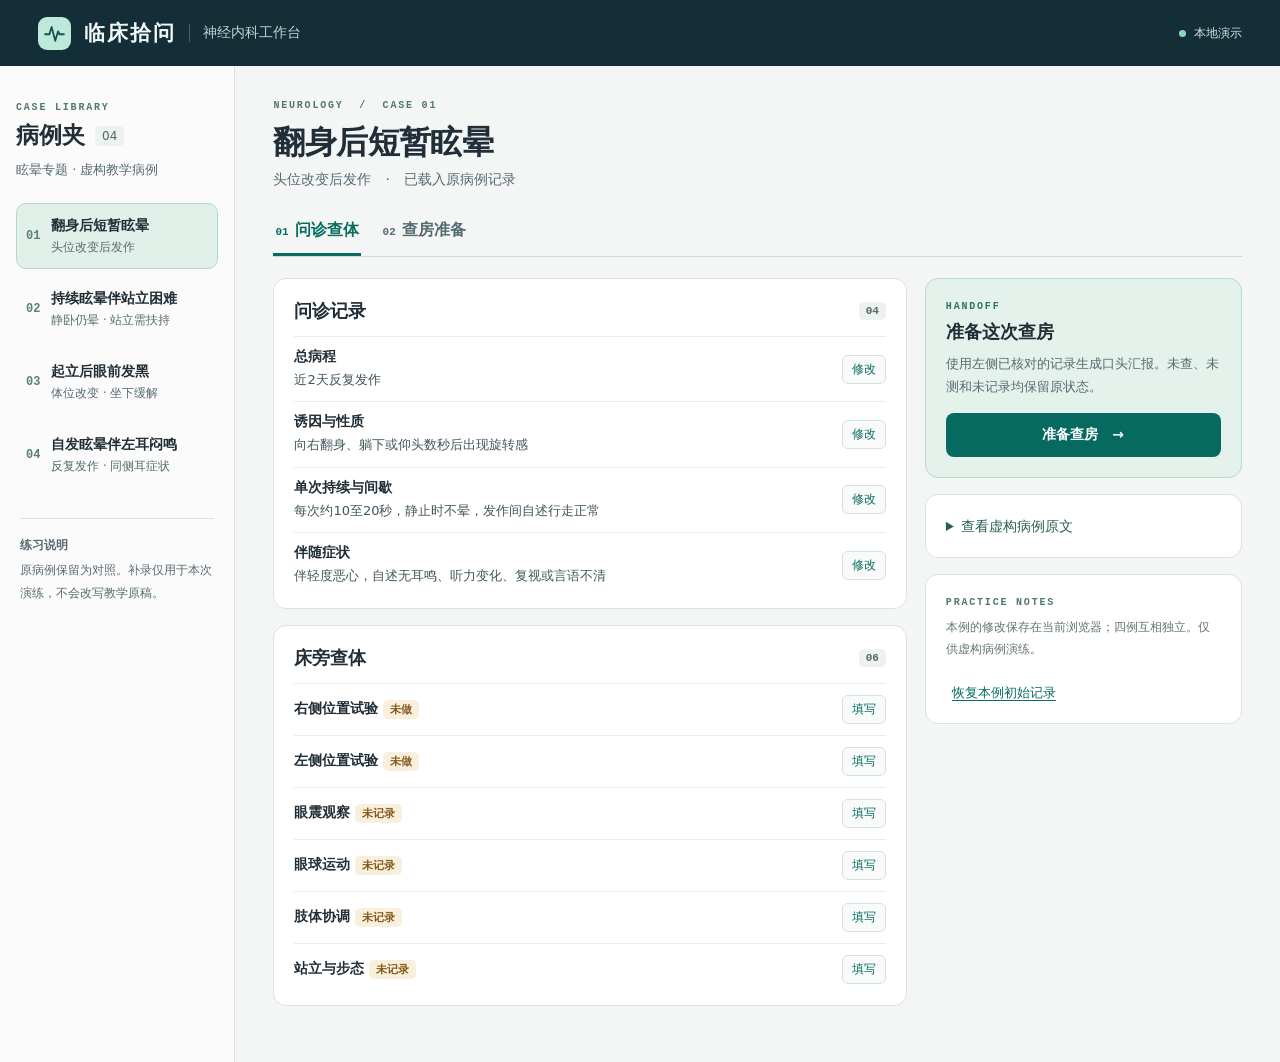
<file: outputs/查房联动演示/index.html>
<!doctype html><html lang="zh-CN"><head><meta charset="UTF-8"><meta name="viewport" content="width=device-width,initial-scale=1"><meta name="color-scheme" content="light"><title>临床拾问 · 查房工作台</title><style>:root{font-family:"Microsoft YaHei UI","Microsoft YaHei","PingFang SC",system-ui,sans-serif;color:#212e37;background:#f4f6f6;--navy:#142e38;--green:#086c61;--line:#dbe3e2;--mut:#566b71}*{box-sizing:border-box}body{margin:0}button,textarea,input,select{font:inherit}button{cursor:pointer;color:inherit}button:focus-visible,summary:focus-visible,a:focus-visible{outline:3px solid #20a69a;outline-offset:3px}button:disabled{opacity:.55;cursor:default}h1,h2,h3,h4,p{margin:0}button{border:0;background:none}.mast{height:66px;padding:0 clamp(16px,3vw,48px);background:var(--navy);color:#f2f8f7;display:flex;align-items:center;justify-content:space-between}.wordmark,.offline,.casehead,.spread,.actions,.tags,.stepbar{display:flex;align-items:center}.wordmark{gap:13px}.wordmark>b{font-size:21px;letter-spacing:2px}.wordmark>span:last-child{color:#c0d3d2;font-size:14px}.wordmark i{height:18px;width:1px;background:#4c6167}.logobox{display:grid;place-items:center;width:33px;height:33px;border-radius:9px;background:#bee8d9}.logobox svg{width:29px;fill:none;stroke:#12564f;stroke-width:2.5;stroke-linejoin:round;stroke-linecap:round}.offline{gap:8px;font-size:12px;color:#d9e6e4}.offline em{width:7px;height:7px;background:#8ad7be;border-radius:100%}.shell{display:grid;grid-template-columns:235px minmax(0,1fr);max-width:1730px;margin:auto;min-height:calc(100vh - 66px)}.rail{border-right:1px solid var(--line);background:#fafbfa;padding:34px 16px 28px}.eyebrow{color:#517673;font:700 10px/1.5 Consolas,monospace;letter-spacing:1.8px}.casehead{gap:10px;margin-top:5px}.casehead h2{font-size:23px}.casehead span,.tag,.tagnum{border-radius:5px;background:#edf1f0;padding:3px 7px;font-size:12px;color:#536966}.railintro,.small{font-size:13px;color:var(--mut);line-height:1.7}.railintro{margin:8px 0 22px}.casebtn{width:100%;display:flex;gap:11px;align-items:center;text-align:left;border:1px solid transparent;border-radius:10px;margin-bottom:7px;padding:13px 9px}.casebtn:hover{background:#eef4f1}.casebtn[aria-pressed=true]{background:#e1f1ea;border-color:#b4d7c8}.casebtn .num{font:600 12px Consolas,monospace;color:#598079}.casebtn b,.casebtn small{display:block}.casebtn b{font-size:14px}.casebtn small{color:var(--mut);margin-top:5px;font-size:11.5px}.railfoot{border-top:1px solid var(--line);margin:30px 4px 0;padding-top:18px;color:var(--mut);font-size:12px}.railfoot p{line-height:1.9;margin-top:5px}main{padding:32px clamp(16px,3vw,46px) 56px;min-width:0}.heading{margin:7px 0 19px}.heading h1{font-size:clamp(25px,2.5vw,37px);letter-spacing:-.6px;line-height:1.4}.heading p{color:var(--mut);font-size:14px;margin-top:6px}.stepbar{border-bottom:1px solid #cbd9d7;gap:20px;margin-bottom:21px}.stepbar button{padding:12px 2px;border-bottom:3px solid transparent;color:var(--mut);font-weight:600}.stepbar button.active{color:var(--green);border-color:var(--green)}.stepno{font:600 11px Consolas,monospace;margin-right:6px}.layout{display:grid;grid-template-columns:minmax(320px,1.7fr) minmax(240px,.85fr);gap:18px;align-items:start}.col{display:grid;gap:16px;min-width:0}.card{background:white;border:1px solid var(--line);border-radius:13px;padding:20px}.card h2,.card h3{font-size:18px;margin:0}.cardhead{margin-bottom:13px}.spread{justify-content:space-between;gap:10px}.tagnum{font:600 11px Consolas,monospace}.card p{line-height:1.8}.tag{font-size:11px}.tag.good{background:#dbf0e8;color:#185f51}.tag.wait{background:#f9efdd;color:#815919}.primary,.secondary{padding:10px 15px;font-weight:650;font-size:14px;border-radius:8px}.primary{background:#076a60;color:white}.primary:hover{background:#05564f}.secondary{border:1px solid #c7d6d3;background:#fff}.primary.big{width:100%;margin-top:14px;padding:13px}.textbtn,.link{color:var(--green);font-size:13px;text-decoration:underline;text-underline-offset:3px}.row{display:flex;align-items:center;justify-content:space-between;gap:12px;border-top:1px solid #e9eeed;padding:11px 0}.row:last-child{padding-bottom:1px}.rowlabel{font-weight:650;font-size:14px}.rowtext{color:#42565c;font-size:13px;line-height:1.65;margin-top:3px;overflow-wrap:anywhere}.row .editbtn,.gap{border-radius:6px}.editbtn{color:var(--green);border:1px solid #d1e2de;background:#f8fbfa;white-space:nowrap;font-size:12px;padding:5px 9px}.gap{display:flex;text-align:left;align-items:center;justify-content:space-between;width:100%;padding:9px 3px;border-top:1px solid #e8eceb;gap:8px;font-size:13px}.gap:hover{background:#f0f6f3}.gap small{color:#916722;white-space:nowrap}.hero{background:#e4f2eb;border-color:#badacc}.hero .eyebrow{color:#327363}.hero h2{margin:6px 0 8px}.oral{font-size:17px;line-height:1.85;color:#183d38;overflow-wrap:anywhere}.actions{gap:10px;flex-wrap:wrap;margin-top:13px}.group-title{margin:12px 0 6px;font-size:12px;color:var(--mut);font-weight:700}.lesson{margin:10px 0}.lesson h4{font-size:14px;margin-bottom:5px}.lesson p,.answer{font-size:14px;color:#455b60;line-height:1.8}.footnote{font-size:12px;color:#627574;line-height:1.7;margin:7px 0}.question{padding:12px 0;border-top:1px solid var(--line)}details>summary{cursor:pointer;color:#285e55;font-size:14px;line-height:1.6}.question summary{font-weight:600;color:#273d40}.qno{font:600 12px Consolas,monospace;color:#498079}.answer{margin-top:9px}.blockmore{margin-top:10px}.note{color:#7d602d;background:#fff7e8;border-radius:7px;padding:8px 10px;font-size:12px}.reset{margin-top:16px}.stamp{display:inline-flex;gap:6px;align-items:center;color:var(--mut);font-size:12px}.sr{position:absolute;clip:rect(0,0,0,0);width:1px;height:1px;overflow:hidden}.empty{color:var(--mut);font-size:13px}dialog{color:#263a40;border:1px solid #bbcfca;padding:0;border-radius:14px;width:min(475px,calc(100vw - 24px));max-height:85vh;box-shadow:0 20px 65px #162e382f}dialog::backdrop{background:#122f3873}dialog form{padding:24px}.dhead{margin-bottom:15px}.dhead h2{font-size:21px;margin-top:4px}.close{font-size:22px;color:#47615f}.control{display:block;width:100%;border:1px solid #b2c6c3;border-radius:7px;padding:9px;background:white;color:#203438;margin:5px 0 12px}.lab{font-size:13px;font-weight:650}.control:focus{outline:2px solid #359e8c;outline-offset:1px}textarea{resize:vertical;min-height:72px}.preset{font-size:12px;color:#186959;background:#edf6f2;border:1px solid #c5ddd3;border-radius:6px;padding:5px; margin-bottom:8px}.vgrid{display:grid;grid-template-columns:repeat(3,1fr);gap:8px}.vgrid input{min-width:0}.err{color:#963d2d;font-size:13px;margin:6px 0}#toast{background:#173f39;color:white;position:fixed;bottom:18px;left:50%;transform:translateX(-50%);padding:9px 18px;border-radius:24px;font-size:13px;pointer-events:none;opacity:0;z-index:5}#toast.on{opacity:1}button,summary{touch-action:manipulation}a{color:#077164}.hide{display:none!important}
@media(min-width:1450px){main{max-width:1280px}.rail{padding-left:23px;padding-right:23px}}@media(max-width:1050px){.shell{grid-template-columns:195px minmax(0,1fr)}main{padding:24px 16px}.rail{padding:26px 10px}.layout{grid-template-columns:minmax(260px,1.5fr) minmax(205px,1fr);gap:10px}.card{padding:15px}}@media(max-width:760px){.mast{height:54px}.wordmark>span:last-child,.wordmark i,.railfoot,.railintro,.casehead,.rail>.eyebrow{display:none}.shell{display:block}.rail{padding:9px 12px;border-right:0;border-bottom:1px solid var(--line)}#cases{display:flex;overflow:auto;gap:5px}.casebtn{width:auto;flex:none;padding:7px;gap:5px;margin:0}.casebtn small{display:none}.casebtn b{font-size:12px}.layout{display:flex;flex-direction:column}.col{width:100%}.heading{margin-bottom:9px}.stepbar{margin-bottom:12px}main{padding:16px 12px 38px}.railfoot{display:none}.mast .wordmark>b{font-size:18px}.card{padding:15px}.mobile-first{order:-1}}
</style></head><body>
<header class="mast"><div class="wordmark"><span class="logobox" aria-hidden="true"><svg viewBox="0 0 40 40"><path d="M7 21h6l3-10 5 19 4-13 2 4h6" /></svg></span><b>临床拾问</b><i></i><span>神经内科工作台</span></div><span class="offline"><em></em>本地演示</span></header>
<div class="shell"><aside class="rail"><div class="eyebrow">CASE LIBRARY</div><div class="casehead"><h2>病例夹</h2><span>04</span></div><p class="railintro">眩晕专题 · 虚构教学病例</p><div id="cases"></div><div class="railfoot"><b>练习说明</b><p>原病例保留为对照。补录仅用于本次演练，不会改写教学原稿。</p></div></aside><main id="main"></main></div>
<dialog id="edit"></dialog><div id="toast" role="status"></div>
<script>const DATA={"turning": {"title": "翻身后十余秒的旋转感", "history": "虚构教学病例。主诉：翻身时反复天旋地转2天。现病史：患者睡醒向右翻身、躺下或仰头取物后，隔几秒出现周围景物旋转，约10至20秒停止，伴轻度恶心。同一天发作多次，保持不动时无头晕，两次发作间可以正常行走。无耳鸣、听力变化、复视或言语不清。尚未做位置试验，未记录眼震。", "lessons": [{"id": "L1", "title": "头位改变后才开始晕", "explanation": "先问患者在翻身前是否舒服，再问单次发作多久。原来不晕，改变头位后短暂旋转，静止后恢复，提示触发性发作性前庭综合征。", "case_link": "本例反复发作已有两天，但每次旋转只持续10至20秒。", "evidence_ids": ["S2"], "evidence_quotes": [], "evidence_status": "校订参考"}, {"id": "L2", "title": "耳石为什么会让人翻身就晕", "explanation": "在常见的管石症中，脱落的耳石进入半规管。改变头位时颗粒随重力移动，带动内淋巴流动，引起短暂的旋转错觉和眼震。", "case_link": "向右翻身能诱发是问诊线索，尚不能据此指定患耳或半规管。", "evidence_ids": ["S1"], "evidence_quotes": [], "evidence_status": "校订参考"}, {"id": "L3", "title": "用眼震给半规管定位", "explanation": "怀疑后半规管受累时做 Dix-Hallpike 试验。若诱发短暂眩晕，伴上跳和扭转性眼震，且眼球上极快相朝向下方耳，支持该侧后半规管耳石症。", "case_link": "病史明确写了尚未做位置试验，因此这里描述的是预期观察点。", "evidence_ids": ["S1"], "evidence_quotes": [], "evidence_status": "校订参考"}, {"id": "L4", "title": "眼震与病史不相符时怎么办", "explanation": "首次一侧试验阴性，可查对侧。若病史吻合但试验只见水平眼震或未见眼震，可做仰卧滚转试验评估水平半规管。若另有神经体征，应重新评估病因。", "case_link": "患者自述间歇期能行走，仍需在查体时观察眼球运动、协调和步态。", "evidence_ids": ["S1", "S2"], "evidence_quotes": [], "evidence_status": "校订参考"}], "questions": [{"id": "Q1", "priority": 1, "category": "基础", "question": "主任问“晕了多久”，该报两天还是十几秒？", "answer": "两者都报：这两天反复发作，每次头位改变后旋转10至20秒，间歇期无头晕。", "case_link": "这两个时间分别描述总病程和单次发作。", "pitfall": "", "evidence_ids": [], "evidence_quotes": [], "evidence_status": "病史解读"}, {"id": "Q2", "priority": 2, "category": "基础", "question": "哪一句追问最能区分头动诱发和头动加重？", "answer": "问“头没动的时候已经在晕吗？”从无症状开始一次短暂发作才叫诱发，已有眩晕变重叫加重。", "case_link": "本例保持不动时无头晕。", "pitfall": "", "evidence_ids": ["S2"], "evidence_quotes": [], "evidence_status": "校订参考"}, {"id": "Q4", "priority": 3, "category": "基础", "question": "向右翻身最晕，能直接写右后半规管受累吗？", "answer": "不能。诱发动作本身不能定位，要看哪一侧位置试验诱发了与相应半规管一致的眼震。", "case_link": "原文给出了翻身方向，没有眼震记录。", "pitfall": "", "evidence_ids": ["S1"], "evidence_quotes": [], "evidence_status": "校订参考"}, {"id": "Q3", "priority": 4, "category": "基础", "question": "哪种病应优先考虑，目前能确诊吗？", "answer": "优先考虑良性阵发性位置性眩晕（BPPV，俗称耳石症）。还缺位置试验及相应眼震，暂不能确定分型和侧别。", "case_link": "躺下、翻身、仰头均可诱发。", "pitfall": "", "evidence_ids": ["S1"], "evidence_quotes": [], "evidence_status": "校订参考"}, {"id": "Q5", "priority": 5, "category": "诊疗", "question": "怀疑后半规管耳石症，床旁先做什么？", "answer": "评估能否安全摆位后做 Dix-Hallpike 试验，记录哪侧诱发眩晕、眼震方向及持续时间。首侧阴性时检查对侧。", "case_link": "本例尚未做位置试验。", "pitfall": "", "evidence_ids": ["S1"], "evidence_quotes": [], "evidence_status": "校订参考"}, {"id": "Q6", "priority": 6, "category": "基础", "question": "典型后半规管耳石症的眼震向哪儿跳？", "answer": "上跳伴扭转，眼球上极的快相朝向下方患耳。仅有头晕或仅写“眼震阳性”都不足以描述这一定位征。", "case_link": "这是要寻找的体征。", "pitfall": "", "evidence_ids": ["S1"], "evidence_quotes": [], "evidence_status": "校订参考"}, {"id": "Q7", "priority": 7, "category": "诊疗", "question": "病史很像，但只诱出水平眼震，下一步呢？", "answer": "做仰卧滚转试验，比较两侧头位诱发的水平眼震，评估水平半规管受累。", "case_link": "这是位置试验后可能出现的分支。", "pitfall": "", "evidence_ids": ["S1"], "evidence_quotes": [], "evidence_status": "校订参考"}, {"id": "Q8", "priority": 8, "category": "基础", "question": "什么发现会让你重新考虑中枢病因？", "answer": "新发复视、构音障碍、明显共济失调，或眼震模式与受刺激的半规管不符，都应扩大评估。", "case_link": "病史否认两项神经症状，仍缺正式查体。", "pitfall": "", "evidence_ids": ["S1", "S2"], "evidence_quotes": [], "evidence_status": "校订参考"}, {"id": "Q9", "priority": 9, "category": "诊疗", "question": "若试验证实后半规管耳石症，首选什么处理？", "answer": "由受训者做相应侧的耳石复位，如 Epley 手法。选哪一侧复位取决于位置试验的定位结果。", "case_link": "本例还没有复位所需的定位资料。", "pitfall": "", "evidence_ids": ["S1", "S2"], "evidence_quotes": [], "evidence_status": "校订参考"}, {"id": "Q10", "priority": 10, "category": "拓展", "question": "典型后半规管耳石症还需要常规拍头颅片吗？", "answer": "符合诊断标准且没有不相符的体征时，通常不需常规影像。若体征非典型或症状持续，应重新评估。", "case_link": "影像决策取决于检查结果。", "pitfall": "", "evidence_ids": ["S1", "S2"], "evidence_quotes": [], "evidence_status": "校订参考"}], "sources": [{"id": "S1", "title": "AAO-HNSF 良性阵发性位置性眩晕指南更新", "year": "2017", "url": "https://doi.org/10.1177/0194599816689667", "retrieved": "2026-11-13", "level": "editorial"}, {"id": "S2", "title": "SAEM GRACE-3 急性头晕与眩晕指南", "year": "2023", "url": "https://www.saem.org/publications/grace/grace-3", "retrieved": "2026-11-13", "level": "editorial"}], "provenance": {"original_model": "deepseek-flash", "original_prompt": "1.2", "editor": "Codex", "clinician_reviewed": false, "study_revision": "开场汇报与优先提问"}, "short": "翻身后短暂眩晕", "caption": "头位改变后发作", "fields": [{"id": "course", "group": "问诊", "label": "总病程", "val": "近2天反复发作", "core": true}, {"id": "trigger", "group": "问诊", "label": "诱因与性质", "val": "向右翻身、躺下或仰头数秒后出现旋转感", "core": true}, {"id": "duration", "group": "问诊", "label": "单次持续与间歇", "val": "每次约10至20秒，静止时不晕，发作间自述行走正常", "core": true}, {"id": "assoc", "group": "问诊", "label": "伴随症状", "val": "伴轻度恶心，自述无耳鸣、听力变化、复视或言语不清", "core": true}, {"id": "posR", "group": "查体", "label": "右侧位置试验", "pending": "未做", "hint": "记录有无眩晕、眼震方向、潜伏期和持续时间", "options": []}, {"id": "posL", "group": "查体", "label": "左侧位置试验", "pending": "未做", "hint": "记录有无眩晕、眼震方向、潜伏期和持续时间", "options": []}, {"id": "nyst", "group": "查体", "label": "眼震观察", "pending": "未记录", "hint": "注明观察条件，再记录实际所见", "options": ["静坐正视时未见自发眼震"]}, {"id": "eyes", "group": "查体", "label": "眼球运动", "pending": "未记录", "hint": "记录方向和实际观察结果", "options": []}, {"id": "coord", "group": "查体", "label": "肢体协调", "pending": "未记录", "hint": "注明侧别、检查动作与结果", "options": []}, {"id": "gait", "group": "查体", "label": "站立与步态", "pending": "未记录", "hint": "区分床旁观察与患者自述", "options": []}]}, "continuous": {"title": "持续眩晕并需两人扶持站立", "history": "虚构教学病例。主诉：持续旋转感、呕吐及站立不稳30小时。现病史：昨日早餐时突然感觉屋子在转，之后静卧也一直晕，转头使原有眩晕加重。呕吐3次，需要两人扶持才能站立，无新发耳鸣，自觉听力无变化。未诉一侧肢体无力。既往有高血压。急诊头颅CT平扫报告未见出血。病历未描述自发眼震、听力床旁检查、眼球运动或MRI结果。", "lessons": [{"id": "L1", "title": "站不稳是这份病史里最急的线索", "explanation": "急起持续眩晕兼有严重姿势不稳时，要尽快按疑似后循环卒中评估。小脑或脑干缺血可以首先表现为眩晕和失衡，患者未诉偏瘫也不能降低处置的紧迫性。", "case_link": "本例需要两人扶持才能站立。先保证安全，立即报告上级并启动急诊评估。", "evidence_ids": ["S2", "S1"], "evidence_quotes": [], "evidence_status": "校订参考"}, {"id": "L2", "title": "动头加重与翻身诱发的区别", "explanation": "持续性前庭症状常对头动敏感。问患者静卧时是否也在晕，可以区分连续发作与每次变位才开始的数秒发作。呕吐本身对中枢和外周的区分有限。", "case_link": "患者静卧仍晕，已持续30小时，转头只是使原有眩晕加重。", "evidence_ids": ["S1"], "evidence_quotes": [], "evidence_status": "校订参考"}, {"id": "L3", "title": "先确认 HINTS 能不能用", "explanation": "在仍有症状且有自发眼震的急性前庭综合征患者中，受训者可做头脉冲试验、观察眼震、做眼偏斜试验。若查体确无眼震，应重视坐站和步态稳定性。", "case_link": "本例未记录眼震，不能把“未描述”填成“无”，也不能补写 HINTS 结论。", "evidence_ids": ["S1"], "evidence_quotes": [], "evidence_status": "校订参考"}, {"id": "L4", "title": "CT 报告回答了哪个问题", "explanation": "平扫未见出血不能排除后颅窝缺血。若床旁结果提示中枢、判读不确定，或临床仍高度怀疑卒中，应由卒中团队安排包括弥散加权成像在内的 MRI，并按需评估血管。", "case_link": "现有影像信息仅为头颅 CT 平扫未见出血，未提供 MRI 结果。", "evidence_ids": ["S1", "S2"], "evidence_quotes": [], "evidence_status": "校订参考"}], "questions": [{"id": "Q1", "priority": 1, "category": "诊疗", "question": "查房时第一句该报告什么？", "answer": "突发持续眩晕30小时，站立需两人扶持。严重的新发姿势不稳提示后循环卒中风险，应立即报告上级并启动卒中评估。", "case_link": "站立困难是本例决定紧迫性的线索。", "pitfall": "", "evidence_ids": ["S2"], "evidence_quotes": [], "evidence_status": "校订参考"}, {"id": "Q8", "priority": 2, "category": "基础", "question": "头颅 CT 平扫未见出血，能排除小脑梗死吗？", "answer": "不能。急性后颅窝缺血在平扫上可能看不出来，不能用这一份报告解释严重站立不稳。", "case_link": "本例 CT 的结论仅涉及未见出血。", "pitfall": "", "evidence_ids": ["S1", "S2"], "evidence_quotes": [], "evidence_status": "校订参考"}, {"id": "Q4", "priority": 3, "category": "基础", "question": "HINTS 适合在什么情况下做？", "answer": "由受过训练者用于仍有持续症状并有自发眼震的急性前庭综合征。先观察并记录眼震，本例现有文字还不能判定适用。", "case_link": "病历缺眼震结果。", "pitfall": "", "evidence_ids": ["S1"], "evidence_quotes": [], "evidence_status": "校订参考"}, {"id": "Q2", "priority": 4, "category": "基础", "question": "转头更晕，为什么不直接考虑耳石症？", "answer": "患者不动时也一直晕，头动是加重因素。典型耳石症多是改变头位才诱发一次短暂眩晕。", "case_link": "症状在早餐时突然发生，此后未中断。", "pitfall": "", "evidence_ids": ["S1"], "evidence_quotes": [], "evidence_status": "校订参考"}, {"id": "Q3", "priority": 5, "category": "基础", "question": "没说一侧手脚无力，还要考虑哪里有梗死？", "answer": "要考虑小脑或脑干。后循环梗死可突出表现为眩晕、协调障碍和站立不稳，未诉偏瘫不能排除。", "case_link": "患者仅未诉一侧肢体无力，病史没有完整神经查体。", "pitfall": "", "evidence_ids": ["S2"], "evidence_quotes": [], "evidence_status": "校订参考"}, {"id": "Q5", "priority": 6, "category": "基础", "question": "HINTS 哪三项表现提示中枢病因？", "answer": "在适用人群中，水平头脉冲试验正常、随凝视方向改变的眼震、交替遮眼时出现垂直眼位纠正，任一项都应警惕中枢病变。", "case_link": "这是条件性提问，三项均非本例已知所见。", "pitfall": "", "evidence_ids": ["S2"], "evidence_quotes": [], "evidence_status": "校订参考"}, {"id": "Q6", "priority": 7, "category": "诊疗", "question": "若确实没有眼震，应重点查什么？", "answer": "在有人保护下评估躯干、坐位和站立稳定性，并查肢体协调。已明显站不稳时，可记录所需扶持程度，无须让患者独自试走。", "case_link": "患者已经需要扶持站立。", "pitfall": "", "evidence_ids": ["S1", "S2"], "evidence_quotes": [], "evidence_status": "校订参考"}, {"id": "Q7", "priority": 8, "category": "基础", "question": "患者自觉听力没变，床旁还可补什么？", "answer": "比较双耳听力，可用指擦声粗筛。新发单侧听力下降伴急性持续眩晕时，应警惕包括小脑前下动脉供血区缺血在内的病因。", "case_link": "主观听力无变化，未提供床旁听力检查。", "pitfall": "", "evidence_ids": ["S1", "S2"], "evidence_quotes": [], "evidence_status": "校订参考"}, {"id": "Q9", "priority": 9, "category": "诊疗", "question": "HINTS 提示中枢或结果拿不准，怎么办？", "answer": "按疑似卒中及时评估，安排脑 MRI 含弥散加权成像，按需加做血管成像。不能取得可靠床旁结论时，也不能据此降低风险。", "case_link": "本例没有已完成的 HINTS 或 MRI 结果。", "pitfall": "", "evidence_ids": ["S1", "S2"], "evidence_quotes": [], "evidence_status": "校订参考"}, {"id": "Q10", "priority": 10, "category": "拓展", "question": "即使早期弥散加权成像阴性，仍站不住怎么办？", "answer": "后循环小梗死早期可漏显。若临床持续高度可疑，应由卒中团队复评神经体征，并决定复查 MRI 或进一步血管检查。", "case_link": "这里讨论的是后续假设，原病史没有 MRI 结果。", "pitfall": "", "evidence_ids": ["S2"], "evidence_quotes": [], "evidence_status": "校订参考"}], "sources": [{"id": "S1", "title": "SAEM GRACE-3 急性头晕与眩晕指南", "year": "2023", "url": "https://www.saem.org/publications/grace/grace-3", "retrieved": "2026-11-13", "level": "editorial"}, {"id": "S2", "title": "Bárány 学会血管性眩晕诊断标准", "year": "2022", "url": "https://pmc.ncbi.nlm.nih.gov/articles/PMC9249306/", "retrieved": "2026-11-13", "level": "editorial"}], "provenance": {"original_model": "deepseek-flash", "original_prompt": "1.2", "editor": "Codex", "clinician_reviewed": false, "study_revision": "开场汇报与优先提问"}, "short": "持续眩晕伴站立困难", "caption": "静卧仍晕 · 站立需扶持", "fields": [{"id": "onset", "group": "问诊", "label": "起病与病程", "val": "昨日早餐时突发持续旋转感，已30小时", "core": true}, {"id": "trend", "group": "问诊", "label": "活动与症状", "val": "静卧仍晕，转头时加重", "core": true}, {"id": "severity", "group": "问诊", "label": "呕吐与站立", "val": "呕吐3次，病史记载需两人扶持才能站立", "core": true}, {"id": "assoc", "group": "问诊", "label": "伴随症状与既往史", "val": "无新发耳鸣，自觉听力无变化，未诉单侧肢体无力；既往有高血压", "core": true}, {"id": "ct", "group": "辅助检查", "label": "既有影像", "val": "急诊头颅CT平扫报告未见出血", "core": true}, {"id": "last", "group": "问诊", "label": "最后正常时间", "pending": "未记录", "hint": "记录日期或相对日期、时刻及信息来源", "options": []}, {"id": "evo", "group": "问诊", "label": "起病后症状演变", "pending": "待补问", "hint": "补充具体时点和变化", "options": []}, {"id": "nyst", "group": "查体", "label": "自发眼震", "pending": "未记录", "hint": "记录观察条件、方向与实际所见", "options": ["静坐正视时未见自发眼震"]}, {"id": "eyes", "group": "查体", "label": "眼球运动", "pending": "未记录", "hint": "注明方向与实际观察结果", "options": []}, {"id": "hear", "group": "查体", "label": "床旁听力", "pending": "未记录", "hint": "注明侧别、方法和实际所见", "options": []}, {"id": "coord", "group": "查体", "label": "肢体协调", "pending": "未记录", "hint": "注明侧别、检查动作与结果", "options": []}, {"id": "balance", "group": "查体", "label": "坐位与站立稳定性", "pending": "未记录", "hint": "仅记录已观察的姿势与所需扶持", "options": []}, {"id": "eval", "group": "辅助检查", "label": "卒中评估进展", "pending": "未记录", "hint": "记录已完成的评估与来源", "options": []}, {"id": "mri", "group": "辅助检查", "label": "后续影像结果", "pending": "未提供", "hint": "录入已收到的影像报告", "options": []}]}, "standing": {"title": "腹泻后起立时眼前发黑", "history": "虚构教学病例。主诉：站起后反复头昏、眼前发黑3天。现病史：近3天腹泻、进食饮水减少。从床边站起约十几秒，眼前逐渐发暗、两腿发软，觉得快要晕倒，坐下约半分钟好转。没有天旋地转，躺下或翻身不会诱发。没有完全丧失意识。平卧时测过血压，具体数值记不清；未测立位血压及心率，未提供心电图和完整服药史。", "lessons": [{"id": "L1", "title": "起立与坐下构成一条线索", "explanation": "起立后血液向下肢和腹腔静脉重新分布，回心血量暂时下降。循环代偿不足时可出现眼前发暗、腿软、将要晕倒，坐卧后好转。部分患者也会形容为旋转。", "case_link": "本例每次站起十几秒出现症状，坐下约半分钟好转，意识始终保留。", "evidence_ids": ["S1", "S2"], "evidence_quotes": [], "evidence_status": "校订参考"}, {"id": "L2", "title": "腹泻为什么值得问", "explanation": "液体丢失增加，加上进食饮水减少，可能导致血容量不足，使站立时更难维持血压。问清腹泻、饮水和尿量，再查容量状态与近期用药，有助于判断原因。", "case_link": "这份病史提示可能有容量不足；没有体征或血压结果足以证实。", "evidence_ids": ["S2", "S3"], "evidence_quotes": [], "evidence_status": "校订参考"}, {"id": "L3", "title": "怎样取得可解释的血压记录", "explanation": "先平卧休息至少5分钟，测血压、心率。在保护下站立，于约1分钟和3分钟复测，并记录症状。经典型体位性低血压通常指站立3分钟内收缩压持续下降至少20 mmHg，或舒张压至少下降10 mmHg。", "case_link": "本例只测过平卧血压，数值也未提供，尚不能诊断体位性低血压。", "evidence_ids": ["S2", "S3"], "evidence_quotes": [], "evidence_status": "校订参考"}, {"id": "L4", "title": "发作很早时如何理解阴性结果", "explanation": "最初十几秒的短暂血压下降可能在袖带读出数值前恢复。若病史高度吻合而常规测量未捕捉到，可考虑有监护的主动站立及连续逐搏血压记录。", "case_link": "记录出现眼前发黑和开始缓解的具体时刻，才能与血压曲线对照。", "evidence_ids": ["S1"], "evidence_quotes": [], "evidence_status": "校订参考"}], "questions": [{"id": "Q3", "priority": 1, "category": "基础", "question": "为什么腹泻会让人站起来更容易发晕？", "answer": "腹泻丢失液体，饮水少又可能补充不足。站立后回心血量进一步减少，脑灌注可能一过性下降。", "case_link": "容量不足是待验证的机制。", "pitfall": "", "evidence_ids": ["S2", "S3"], "evidence_quotes": [], "evidence_status": "校订参考"}, {"id": "Q5", "priority": 2, "category": "诊疗", "question": "卧立位血压和心率怎样测才有可比性？", "answer": "平卧至少5分钟测基线，在保护下站起，约1分钟和3分钟各测一次血压及心率，同时记录症状。", "case_link": "原病史缺立位测量，不能计算变化量。", "pitfall": "", "evidence_ids": ["S2", "S3"], "evidence_quotes": [], "evidence_status": "校订参考"}, {"id": "Q7", "priority": 3, "category": "拓展", "question": "如果第1分钟的读数正常，能解释起立十几秒就晕吗？", "answer": "可能错过了刚起立时的短暂下降。症状反复且时序吻合时，可考虑连续逐搏血压记录来捕捉早期变化。", "case_link": "本例发作早于常规第一次袖带测量。", "pitfall": "", "evidence_ids": ["S1"], "evidence_quotes": [], "evidence_status": "校订参考"}, {"id": "Q1", "priority": 4, "category": "基础", "question": "用一句话描述这次发作，怎么说？", "answer": "起立后十几秒出现眼前发暗、腿软和近晕厥感，坐下约半分钟缓解，全程未丧失意识。", "case_link": "回答包括体位、潜伏时间、缓解方式和意识。", "pitfall": "", "evidence_ids": [], "evidence_quotes": [], "evidence_status": "病史解读"}, {"id": "Q2", "priority": 5, "category": "基础", "question": "近晕厥和晕厥在问病史时怎么区分？", "answer": "问有无短暂意识丧失、是否倒地，有目击者时再核实经过。本例描述为快要晕倒，意识仍在。", "case_link": "原文明确写了没有完全丧失意识。", "pitfall": "", "evidence_ids": ["S1"], "evidence_quotes": [], "evidence_status": "校订参考"}, {"id": "Q4", "priority": 6, "category": "基础", "question": "“天旋地转”这四个字能区分耳石症和直立性头晕吗？", "answer": "不能只靠感觉定病因。更有用的是问站起是否诱发、坐卧是否缓解，以及躺下或床上翻身会不会同样诱发。", "case_link": "本例站起诱发，躺下或翻身不诱发。", "pitfall": "", "evidence_ids": ["S1"], "evidence_quotes": [], "evidence_status": "校订参考"}, {"id": "Q6", "priority": 7, "category": "基础", "question": "经典型体位性低血压用什么阈值判断？", "answer": "通常为站立3分钟内收缩压较平卧持续下降至少20 mmHg，或舒张压至少下降10 mmHg，满足其一即可。", "case_link": "本例没有可代入的实际读数。", "pitfall": "", "evidence_ids": ["S2"], "evidence_quotes": [], "evidence_status": "校订参考"}, {"id": "Q8", "priority": 8, "category": "诊疗", "question": "为找可逆原因，除了问腹泻还要查什么？", "answer": "问饮水、尿量、近期加用或加量的利尿剂和降压药，评估容量状态，按病情检查电解质和肾功能。", "case_link": "病史只提到摄入减少，未给完整服药史。", "pitfall": "", "evidence_ids": ["S3", "S2"], "evidence_quotes": [], "evidence_status": "校订参考"}, {"id": "Q9", "priority": 9, "category": "基础", "question": "为什么要把心率和血压一起记录？", "answer": "有血压下降时，明显增快的心率可提示容量不足等非神经源性原因。若增快不明显，先核对影响心率的药物和心律，再考虑自主神经功能障碍。", "case_link": "本例无立位心率记录。", "pitfall": "", "evidence_ids": ["S3"], "evidence_quotes": [], "evidence_status": "校订参考"}, {"id": "Q10", "priority": 10, "category": "诊疗", "question": "如果发作还伴心悸，下一步应补哪条线索？", "answer": "问清心悸与近晕厥的先后、是否在非直立时也发作，并检查脉搏和心电图；必要时进一步评估阵发性心律失常。", "case_link": "心电图未提供，原文也没有说明有无心悸。", "pitfall": "", "evidence_ids": ["S1", "S3"], "evidence_quotes": [], "evidence_status": "校订参考"}], "sources": [{"id": "S1", "title": "Bárány 学会血流动力性直立性头晕诊断标准", "year": "2019", "url": "https://pmc.ncbi.nlm.nih.gov/articles/PMC9249281/", "retrieved": "2026-11-13", "level": "editorial"}, {"id": "S2", "title": "美国高血压学会立场文件：体位性低血压的评估与治疗", "year": "2013", "url": "https://pmc.ncbi.nlm.nih.gov/articles/PMC3769179/", "retrieved": "2026-11-13", "level": "editorial"}, {"id": "S3", "title": "神经源性体位性低血压筛查与诊断专家共识", "year": "2017", "url": "https://pmc.ncbi.nlm.nih.gov/articles/PMC5533816/", "retrieved": "2026-11-13", "level": "editorial"}], "provenance": {"original_model": "deepseek-flash", "original_prompt": "1.2", "editor": "Codex", "clinician_reviewed": false, "study_revision": "开场汇报与优先提问"}, "short": "起立后眼前发黑", "caption": "体位改变 · 坐下缓解", "fields": [{"id": "course", "group": "问诊", "label": "病程与背景", "val": "近3天腹泻、进食饮水减少", "core": true}, {"id": "trigger", "group": "问诊", "label": "触发与性质", "val": "站起十几秒后眼前发黑、腿软，有将要晕倒感", "core": true}, {"id": "relief", "group": "问诊", "label": "缓解与意识", "val": "坐下约半分钟缓解，未完全丧失意识", "core": true}, {"id": "negative", "group": "问诊", "label": "相关阴性", "val": "无旋转感，躺下或翻身不诱发", "core": true}, {"id": "sup", "group": "查体", "label": "卧位血压和心率", "pending": "数值未记录", "hint": "原例自述曾测卧位血压、数值记不清；补录须注明来源", "options": []}, {"id": "stand1", "group": "查体", "label": "立位第1分钟血压和心率", "pending": "未测", "hint": "填写该时点实际测量的血压和心率", "options": []}, {"id": "stand3", "group": "查体", "label": "立位第3分钟血压和心率", "pending": "未测", "hint": "与第1分钟分别记录", "options": []}, {"id": "symtime", "group": "问诊", "label": "测量时症状与出现时间", "pending": "未记录", "hint": "注明相对站起时间、是否有症状", "options": []}, {"id": "diarr", "group": "问诊", "label": "腹泻次数", "pending": "未记录", "hint": "记录频次和时间范围", "options": []}, {"id": "fluid", "group": "问诊", "label": "饮水量", "pending": "未记录", "hint": "注明估计量和时间范围", "options": []}, {"id": "urine", "group": "问诊", "label": "尿量变化", "pending": "未记录", "hint": "记录患者描述或实际测量值", "options": []}, {"id": "med", "group": "问诊", "label": "近期用药变化", "pending": "未提供", "hint": "注明变更药名与时间，或明确询问后的回答", "options": []}, {"id": "palp", "group": "问诊", "label": "心悸史", "pending": "未记录", "hint": "核对有无心悸及其时间关系", "options": []}, {"id": "syn", "group": "问诊", "label": "既往晕厥史", "pending": "未记录", "hint": "区分既往与本次发作", "options": []}, {"id": "pulse", "group": "查体", "label": "脉搏", "pending": "未记录", "hint": "注明实际查得的节律等", "options": []}, {"id": "ecg", "group": "辅助检查", "label": "心电图", "pending": "未提供", "hint": "录入已收到的检查结果", "options": []}]}, "auditory": {"title": "反复自发眩晕伴左耳闷鸣", "history": "虚构教学病例。主诉：反复眩晕伴左耳耳鸣1个月。现病史：一个月来有3次在静坐或行走中突然感觉周围旋转，每次持续约40至80分钟，与翻身、站起均无固定关系。每次发作左耳闷胀、低调耳鸣，自觉声音发闷，数小时后减轻，发作间可正常活动。未提供纯音测听、偏头痛病史及发作时神经查体。", "lessons": [{"id": "L1", "title": "发作时长和同侧耳症状为什么要一起问", "explanation": "自发旋转感持续数十分钟，每次伴同一侧耳鸣、耳闷或主观听力变化，应考虑梅尼埃病。记录发作次数、时长和耳侧，才能判断与诊断标准吻合到哪一步。", "case_link": "本例一个月内发作3次，每次40至80分钟，都伴左耳不适。", "evidence_ids": ["S1", "S2"], "evidence_quotes": [], "evidence_status": "校订参考"}, {"id": "L2", "title": "什么才算有听力证据", "explanation": "患者说声音发闷，说明其感受到听觉变化。纯音测听比较气导与骨导听阈，可以判断是否为感音神经性听力损失以及涉及哪些频段。一次测听可以记录当时的听力，证明听阈随时间波动需要比较不同时点。", "case_link": "本例没有听力图，耳鸣音调也不能代替受损频段。", "evidence_ids": ["S1", "S2"], "evidence_quotes": [], "evidence_status": "校订参考"}, {"id": "L3", "title": "还要想到前庭性偏头痛", "explanation": "两种疾病的发作时长可以重叠。追问以往有无偏头痛，并逐次问眩晕时有无偏头痛样头痛、同时畏光畏声或视觉先兆。核对总发作次数和伴随这些特征的比例。", "case_link": "原病史未提供偏头痛史；这一个月只明确记载了3次发作。", "evidence_ids": ["S3", "S2"], "evidence_quotes": [], "evidence_status": "校订参考"}, {"id": "L4", "title": "哪些线索会改变评估的紧迫性", "explanation": "反复发作和间期恢复不能单独排除后循环缺血。若发作时出现复视、言语不清、单侧无力或严重站立不稳，应尽快按疑似脑血管事件评估，不等常规测听。", "case_link": "本例未提供发作时神经查体，不能写作查体正常。", "evidence_ids": ["S4"], "evidence_quotes": [], "evidence_status": "校订参考"}], "questions": [{"id": "Q2", "priority": 1, "category": "基础", "question": "哪一组线索让你优先想到梅尼埃病？", "answer": "多次自发旋转性眩晕，持续数十分钟，且同侧耳鸣、耳闷随发作加重后减轻。单凭这组症状还不能确诊。", "case_link": "患者每次发作都有左耳症状。", "pitfall": "", "evidence_ids": ["S1", "S2"], "evidence_quotes": [], "evidence_status": "校订参考"}, {"id": "Q4", "priority": 2, "category": "诊疗", "question": "下一项最能补齐诊断证据的检查是什么？", "answer": "做双耳纯音测听，比较气导和骨导，记录患耳有无低至中频感音神经性听力损失。", "case_link": "左耳声音发闷是主观症状，尚无测听结果。", "pitfall": "", "evidence_ids": ["S1", "S2"], "evidence_quotes": [], "evidence_status": "校订参考"}, {"id": "Q9", "priority": 3, "category": "基础", "question": "为了鉴别前庭性偏头痛，最该追问什么？", "answer": "问偏头痛史及更早的眩晕发作，再问眩晕时有无偏头痛样头痛、畏光伴畏声或视觉先兆。明确诊断通常要求至少5次符合条件的发作，其中至少一半伴偏头痛特征。", "case_link": "现有文字只有3次，既往资料不全。", "pitfall": "", "evidence_ids": ["S3"], "evidence_quotes": [], "evidence_status": "校订参考"}, {"id": "Q1", "priority": 4, "category": "基础", "question": "先用一句话概括这例眩晕的模式。", "answer": "一个月内3次自发性眩晕，每次40至80分钟，均伴左耳闷鸣和主观声音发闷，发作间能正常活动。", "case_link": "概括时一并交代时长与耳侧。", "pitfall": "", "evidence_ids": [], "evidence_quotes": [], "evidence_status": "病史解读"}, {"id": "Q3", "priority": 5, "category": "基础", "question": "没有固定翻身或起立诱因，可以排除耳石症或直立性头晕吗？", "answer": "这段病史较少支持典型耳石症或直立诱发的头晕。仍要问其他发作是否由改变头位或站立触发，不能单凭这一条排除。", "case_link": "静坐或行走时均发生过自发发作。", "pitfall": "", "evidence_ids": [], "evidence_quotes": [], "evidence_status": "病史解读"}, {"id": "Q5", "priority": 6, "category": "基础", "question": "低调耳鸣就等于低频听力下降吗？", "answer": "不能这样推断。耳鸣音调描述患者听到的声音，听力损失的频段和性质要看听力图。", "case_link": "原文只提供了患者对声音的描述。", "pitfall": "", "evidence_ids": ["S2"], "evidence_quotes": [], "evidence_status": "校订参考"}, {"id": "Q6", "priority": 7, "category": "诊疗", "question": "一次听力图能说明什么，怎样看波动？", "answer": "一次检查可记录当时各频率的听阈；若记录到符合标准的损失，可作为诊断证据。比较发作期与间歇期的听力图才能客观描述听阈变化。", "case_link": "病史描述的是耳部症状波动。", "pitfall": "", "evidence_ids": ["S1", "S2"], "evidence_quotes": [], "evidence_status": "校订参考"}, {"id": "Q7", "priority": 8, "category": "基础", "question": "按 Bárány 学会标准，明确梅尼埃病要满足什么？", "answer": "至少2次自发眩晕，每次20分钟至12小时；至少一次测听记录到患耳低至中频感音神经性听力损失；同侧耳部症状波动，且无更合适的其他诊断。", "case_link": "本例符合次数和时长，听力证据与鉴别评估仍缺。", "pitfall": "", "evidence_ids": ["S1", "S2"], "evidence_quotes": [], "evidence_status": "校订参考"}, {"id": "Q8", "priority": 9, "category": "拓展", "question": "没有符合标准的听力图，什么情况下还可考虑可能梅尼埃病？", "answer": "至少2次眩晕或头晕，每次20分钟至24小时，伴患耳波动性耳部症状，且无其他疾病能更好解释。可结合后续测听重新判断。", "case_link": "已有症状线索，仍需评估其他病因。", "pitfall": "", "evidence_ids": ["S1", "S2"], "evidence_quotes": [], "evidence_status": "校订参考"}, {"id": "Q10", "priority": 10, "category": "诊疗", "question": "间歇期走路正常，还要追问哪些危险信号？", "answer": "追问发作时有无复视、构音障碍、单侧无力或严重站立困难。若有，应及时评估后循环缺血，即使到床旁时已经缓解。", "case_link": "发作间能活动，不能代替发作时的神经查体。", "pitfall": "", "evidence_ids": ["S4"], "evidence_quotes": [], "evidence_status": "校订参考"}], "sources": [{"id": "S1", "title": "Bárány 学会等联合制定的梅尼埃病诊断标准", "year": "2015", "url": "https://pubmed.ncbi.nlm.nih.gov/25882471/", "retrieved": "2026-11-13", "level": "editorial"}, {"id": "S2", "title": "AAO-HNSF 梅尼埃病临床实践指南", "year": "2020", "url": "https://doi.org/10.1177/0194599820909438", "retrieved": "2026-11-13", "level": "editorial"}, {"id": "S3", "title": "Bárány 学会与国际头痛学会前庭性偏头痛诊断标准更新", "year": "2022", "url": "https://pmc.ncbi.nlm.nih.gov/articles/PMC9249276/", "retrieved": "2026-11-13", "level": "editorial"}, {"id": "S4", "title": "Bárány 学会血管性眩晕诊断标准", "year": "2022", "url": "https://pmc.ncbi.nlm.nih.gov/articles/PMC9249306/", "retrieved": "2026-11-13", "level": "editorial"}], "provenance": {"original_model": "deepseek-flash", "original_prompt": "1.2", "editor": "Codex", "clinician_reviewed": false, "study_revision": "开场汇报与优先提问"}, "short": "自发眩晕伴左耳闷鸣", "caption": "反复发作 · 同侧耳症状", "fields": [{"id": "course", "group": "问诊", "label": "病程与次数", "val": "近1个月有3次自发旋转性眩晕", "core": true}, {"id": "duration", "group": "问诊", "label": "单次持续与诱因", "val": "每次约40至80分钟，与翻身、站起均无固定关系", "core": true}, {"id": "ear", "group": "问诊", "label": "伴随耳症状", "val": "发作均伴左耳闷胀、耳鸣和主观听声音发闷，数小时后减轻", "core": true}, {"id": "interval", "group": "问诊", "label": "发作间状态", "val": "发作间可正常活动", "core": true}, {"id": "audio", "group": "辅助检查", "label": "本次纯音测听", "pending": "未提供", "hint": "录入检查日期、耳侧、气骨导听阈或报告结论", "options": []}, {"id": "oldAudio", "group": "辅助检查", "label": "既往听力图", "pending": "未提供", "hint": "区分本次与既往检测", "options": []}, {"id": "migHistory", "group": "问诊", "label": "既往偏头痛史", "pending": "未提供", "hint": "记录患者对既往头痛史的回答", "options": []}, {"id": "mig", "group": "问诊", "label": "发作时偏头痛特征", "pending": "未记录", "hint": "记录头痛、畏光等与眩晕的时间关系", "options": []}, {"id": "neuro", "group": "问诊", "label": "发作时神经症状", "pending": "未记录", "hint": "记录已问症状、时间关系", "options": []}, {"id": "eyes", "group": "查体", "label": "发作时眼球运动", "pending": "未记录", "hint": "仅录入发作时的实际观察", "options": []}, {"id": "coord", "group": "查体", "label": "发作时肢体协调", "pending": "未记录", "hint": "注明是否在发作中检查", "options": []}, {"id": "gait", "group": "查体", "label": "发作时步态", "pending": "未记录", "hint": "注明实际观察情境", "options": []}]}};</script><script>'use strict';
const $=s=>document.querySelector(s), keys=Object.keys(DATA), groups=['问诊','查体','辅助检查'], STORE='neuro.teaching.rounds.v1.3';
const h=x=>String(x??'').replace(/[&<>"']/g,c=>({'&':'&amp;','<':'&lt;','>':'&gt;','"':'&quot;',"'":'&#39;'}[c]));
const vital=k=>['sup','stand1','stand3'].includes(k);
const states={record:'已记录',abnormal:'异常',negative:'明确阴性',unable:'无法评估',unknown:'已询问，情况不详'};
let book={},id='turning',view='intake',editing=null,origin=null,timer,memOnly=false;
try{book=JSON.parse(localStorage.getItem(STORE)||'{}')||{};}catch{memOnly=true;}
const cs=()=>DATA[id], list=()=>cs().fields, fBy=k=>list().find(f=>f.id===k);
function saveBook(){try{localStorage.setItem(STORE,JSON.stringify(book))}catch{memOnly=true}}
function current(f){return book[id]?.items?.[f.id] || (f.core?{s:'record',v:f.val}:{s:'pending',v:''})}
function pending(f){return !['record','abnormal','negative'].includes(current(f).s)}
function status(f){const d=current(f);return d.s==='pending'?(f.pending||(f.group==='问诊'?'未记录':'未查')):states[d.s]}
function val(f){const d=current(f);if(!vital(f.id)||!d.bp)return d.v||'';const b=d.bp;return [b[0]&&b[1]?b[0]+'/'+b[1]+' mmHg':'',b[2]?'心率 '+b[2]+' 次/分':''].filter(Boolean).join('，')}
function complete(f){return !pending(f)&&(!vital(f.id)||current(f).bp?.every(Boolean))}
function speak(){
 const base=list().filter(f=>f.core&&!pending(f)).map(f=>val(f));
 const extra=list().filter(f=>!f.core&&!pending(f)).map(f=>f.label+'：'+val(f));
 const unable=list().filter(f=>['unable','unknown'].includes(current(f).s)).map(f=>f.label+'：'+status(f)+(val(f)?'（'+val(f)+'）':''));
 return [(base.length?'患者'+base.join('；')+'。':''),extra.length?extra.join('；')+'。':'',unable.length?unable.join('；')+'。':''].filter(Boolean).join('\n')||'尚无可用于汇报的已记录事实。';
}
function toast(msg){$('#toast').textContent=msg;$('#toast').className='on';clearTimeout(timer);timer=setTimeout(()=>$('#toast').className='',2300)}
function caseNav(){$('#cases').innerHTML=keys.map((k,i)=>`<button class="casebtn" data-case="${k}" aria-pressed="${id===k}"><span class="num">0${i+1}</span><span><b>${h(DATA[k].short)}</b><small>${h(DATA[k].caption)}</small></span></button>`).join('')}
const fmt=s=>h(s).replace(/\n/g,'<br>');
const small=n=>String(n).padStart(2,'0');
function card(title,body,meta=''){return `<section class="card"><div class="spread cardhead"><h2>${title}</h2>${meta}</div>${body}</section>`}
function hdr(){const rev=book[id]?.rev||0;return `<div class="eyebrow">NEUROLOGY &nbsp;/&nbsp; CASE ${small(keys.indexOf(id)+1)}</div><div class="heading"><h1>${h(cs().short)}</h1><p>${h(cs().caption)}　·　${rev?'本例已修改 '+rev+' 次':'已载入原病例记录'}</p></div><nav class="stepbar" aria-label="病例流程"><button data-view="intake" class="${view==='intake'?'active':''}"><span class="stepno">01</span>问诊查体</button><button data-view="rounds" class="${view==='rounds'?'active':''}"><span class="stepno">02</span>查房准备</button></nav>`}
function row(f){const d=current(f);
 return `<div class="row" id="row-${f.id}"><div><div class="rowlabel">${h(f.label)} ${!f.core||d.s!=='record'?`<span class="tag ${pending(f)?'wait':'good'}">${h(status(f))}</span>`:''}</div>${val(f)?`<div class="rowtext">${h(val(f))}</div>`:''}</div><button class="editbtn" data-edit="${f.id}" aria-label="编辑：${h(f.label)}">${val(f)?'修改':'填写'}</button></div>`;}
function gapCard(){const missing=list().filter(f=>!complete(f));
 const gap=f=>`<button class="gap" data-edit="${f.id}" aria-label="补录：${h(f.label)}"><span>${h(f.label)}</span><small>${pending(f)?h(status(f)):'部分已录'} ›</small></button>`;
 return card('待补信息',`<p class="footnote">点一项即可回到对应的问诊或查体字段。</p>`+
 (missing.length?groups.map(g=>{const x=missing.filter(f=>f.group===g);return x.length?`<div class="group-title">${g}</div>${x.map(gap).join('')}`:''}).join(''):'<p class="empty">本例所列字段均已有记录。</p>'),`<span class="tag wait">${missing.length} 项</span>`);
}
function intake(){const rendered=groups.map(g=>{const x=list().filter(f=>f.group===g);return x.length?card(g==='问诊'?'问诊记录':g==='查体'?'床旁查体':'辅助检查',x.map(row).join(''),`<span class="tagnum">${small(x.length)}</span>`):''}).join('');
 return `<div class="layout"><div class="col">${rendered}</div><div class="col mobile-first"><section class="card hero"><div class="eyebrow">HANDOFF</div><h2>准备这次查房</h2><p class="small">使用左侧已核对的记录生成口头汇报。未查、未测和未记录均保留原状态。</p><button class="primary big" data-view="rounds">准备查房　→</button></section>${sourceCard()}${stateCard()}</div></div>`;}
function sourceCard(){return `<section class="card"><details><summary>查看虚构病例原文</summary><p class="rowtext">${h(cs().history)}</p></details></section>`}
function stateCard(){return `<section class="card"><div class="eyebrow">PRACTICE NOTES</div><p class="footnote">${memOnly?'当前浏览器只在本页保留演练记录。':'本例的修改保存在当前浏览器；四例互相独立。'}仅供虚构病例演练。</p><button class="textbtn reset" data-reset>恢复本例初始记录</button></section>`}
function ref(ids){const ss=cs().sources.filter(s=>ids?.includes(s.id));return ss.length?`<div class="footnote">依据：${ss.map(s=>`<a href="${h(s.url)}" target="_blank" rel="noreferrer">${h(s.title)}${s.year?' · '+h(s.year):''}</a>`).join('；')}</div>`:'';}
function rounds(){const c=cs(),s=speak();const changed=book[id]?.rev||0;
 const facts=`<section class="card hero"><div class="spread"><div class="eyebrow">01 / ORAL REPORT</div><span class="tag good">${changed?'已按当前记录更新':'基于本例记录'}</span></div><h2>查房口头汇报</h2><p class="oral" id="oral">${fmt(s)}</p><div class="actions"><button class="secondary" data-copy>复制汇报</button><button class="textbtn" data-view="intake">核对或修改记录</button></div></section>`;
 const l=c.lessons.map(a=>`<div class="lesson"><h4>${h(a.title)}</h4><p>${h(a.explanation)}</p>${ref(a.evidence_ids)}</div>`);
 const lesson=card('简短知识讲解',`<p class="footnote">以下讲解和参考答案针对原虚构病例，未经临床医师审阅。</p>${l[0]}<details class="blockmore"><summary>其余 ${l.length-1} 个知识点</summary>${l.slice(1).join('')}</details>`,'<span class="tagnum">02</span>');
 const qs=c.questions.map((q,i)=>`<details class="question" data-q="${h(q.id)}"><summary><span class="qno">${small(i+1)} / </span>${h(q.question)}</summary><div class="answer"><b>原例参考回答：</b>${h(q.answer)}</div>${ref(q.evidence_ids)}</details>`);
 const practice=card('优先练这三题',`<p class="footnote">试着先开口，再点题干揭晓原例答案。</p>${qs.slice(0,3).join('')}<details data-extra class="blockmore"><summary>展开其余 ${qs.length-3} 题</summary>${qs.slice(3).join('')}</details>`,'<span class="tagnum">03</span>');
 const ab=list().filter(f=>f.group==='查体'&&current(f).s==='abnormal');
 return `<div class="layout"><div class="col">${facts}${lesson}${practice}</div><div class="col">${gapCard()}${card('已标记的异常体征',ab.length?ab.map(row).join(''):'<p class="empty">暂无已标记的异常体征。未查项目不计入。</p>')}${sourceCard()}${stateCard()}</div></div>`;}
const expanded={};
function render(resetScroll=false){caseNav();$('#main').innerHTML=hdr()+(view==='intake'?intake():rounds());if(view==='rounds')for(const el of $('#main').querySelectorAll('[data-q],[data-extra]'))el.open=!!expanded[id+':'+(el.dataset.q||'rest')];if(resetScroll)window.scrollTo(0,0)}
function screen(v){view=v;render(true)}
function openEditor(k){
 const f=fBy(k),d=current(f);origin=view;editing=k;if(view==='rounds'){view='intake';render();}$('#row-'+k)?.scrollIntoView({block:'center'});
 const dlg=$('#edit'),vitals=vital(k),a=f.group==='问诊';
 const choices=[['pending',f.pending||'未记录'],['record',vitals?'已测量':'已记录'],...(vitals?[]:f.group==='查体'?[['abnormal','标记异常'],['negative','明确阴性']]:[]),[a?'unknown':'unable',a?'已询问，情况不详':'无法评估']];
 dlg.innerHTML=`<form id="entry"><div class="spread dhead"><div><div class="eyebrow">补录 / ${h(f.group)}</div><h2>${h(f.label)}</h2></div><button type="button" class="close" data-dismiss aria-label="关闭">×</button></div><p class="footnote">${h(f.hint||'按实际核对的信息填写，撤回记录可选「未记录」。')}</p><label class="lab">记录状态<select class="control" id="st">${choices.map(([key,name])=>`<option value="${key}" ${key===d.s?'selected':''}>${name}</option>`).join('')}</select></label>
 ${vitals?`<div id="bpWrap" class="vgrid">${['收缩压','舒张压','心率'].map((v,i)=>`<label class="lab">${v}<input class="control" id="bp${i}" inputmode="numeric" maxlength="3" placeholder="${i===2?'次/分':'mmHg'}" value="${h(d.bp?.[i]||'')}"></label>`).join('')}</div>`:''}
 <div id="txtWrap"><label class="lab" for="txt">具体记录</label><textarea class="control" id="txt" maxlength="500" placeholder="仅填写实际获得的信息">${h(d.v||'')}</textarea></div>
 ${(f.options||[]).map(opt=>`<button type="button" class="preset" data-preset="${h(opt)}">示例：${h(opt)}</button>`).join('')}
 <p class="footnote">输入内容会自动切到已记录；选择未记录可撤回结果。</p><div class="err" id="error" role="alert"></div><div class="actions"><button type="submit" class="primary">${origin==='rounds'?'保存并返回汇报':'保存记录'}</button><button type="button" data-dismiss class="secondary">取消</button></div></form>`;
 dlg.showModal();if(vitals)$('#bp0').focus();else $('#txt').focus();adjust(false);
}
function adjust(fromStatus){
 const f=fBy(editing),s=$('#st').value,bp=vital(f.id),exc=['unable','unknown'].includes(s);
 if(bp){$('#bpWrap').classList.toggle('hide',exc);$('#txtWrap').classList.toggle('hide',!exc)}
 if(fromStatus&&s==='pending'){ $('#txt').value='';if(bp)for(let i=0;i<3;i++)$('#bp'+i).value=''; }
 if(fromStatus&&exc){$('#txt').value='';}
}
function closeEditor(saved=false){
 const g=editing,v=origin;$('#edit').close();editing=origin=null;view=v;render();if(v==='intake')$('#row-'+g+' button')?.focus({preventScroll:true});else{window.scrollTo(0,0);if(!saved)document.querySelector('.gap[data-edit="'+g+'"]')?.focus({preventScroll:true});}
}
function commit(e){e.preventDefault();const f=fBy(editing),s=$('#st').value,desc=$('#txt').value.trim(),res={s,v:''};let msg='';
 if(s!=='pending'){
  if(vital(f.id)&&s==='record'){res.bp=[0,1,2].map(i=>$('#bp'+i).value.trim());const [hi,lo,hr]=res.bp;
   if(!hi&&!lo&&!hr)msg='请填写血压或心率；没有测量可保留原状态。';
   else if(!!hi!==!!lo)msg='血压需成对填写收缩压和舒张压。';
   else if(res.bp.some(v=>v&&!/^[1-9]\d{0,2}$/.test(v)))msg='测量数值请填写 1 至 3 位正整数。';
   else if(hi&&lo&&Number(hi)<=Number(lo))msg='请核对收缩压与舒张压的顺序。';
  }else{res.v=desc;if(!desc&&!['unable','unknown'].includes(s))msg='请填写实际所见或所问内容，再保存记录。';}
 }
 if(msg){$('#error').textContent=msg;return;}
 const st=book[id]||={items:{},rev:0};st.items[f.id]=res;st.rev++;saveBook();closeEditor(true);toast(view==='rounds'?'已保存，口头汇报已更新':'记录已保存');
}
let resetFor=null;
function reset(){resetFor=id;$('#edit').innerHTML='<form><div class="dhead"><h2>恢复本例初始记录？</h2></div><p class="small">仅撤销这个虚构病例的演练修改。其他病例保持不变。</p><div class="actions"><button type="button" class="primary" data-confirm-reset>恢复本例</button><button type="button" class="secondary" data-dismiss>取消</button></div></form>';$('#edit').showModal()}
function dismiss(){if(editing)closeEditor();else{$('#edit').close();resetFor=null}}
$('#edit').addEventListener('cancel',e=>{e.preventDefault();dismiss()});
document.addEventListener('submit',e=>{if(e.target.id==='entry')commit(e)});
document.addEventListener('change',e=>{if(e.target.id==='st')adjust(true)});
document.addEventListener('input',e=>{if(editing&&(e.target.id==='txt'||/^bp\d$/.test(e.target.id))&&$('#st').value==='pending'&&e.target.value.trim())$('#st').value='record';});
document.addEventListener('toggle',e=>{const el=e.target;if(el.matches?.('[data-q],[data-extra]')&&el.isConnected)expanded[id+':'+(el.dataset.q||'rest')]=el.open;},true);
document.addEventListener('click',async e=>{const b=e.target.closest('button');if(!b)return;
 if(b.dataset.case){id=b.dataset.case;screen('intake')}
 else if(b.dataset.view){screen(b.dataset.view)}
 else if(b.dataset.edit){openEditor(b.dataset.edit)}
 else if(b.hasAttribute('data-dismiss'))dismiss();
 else if(b.hasAttribute('data-preset')){$('#st').value='negative';$('#txt').value=b.dataset.preset;$('#txt').focus()}
 else if(b.hasAttribute('data-copy')){try{await navigator.clipboard.writeText(speak());toast('汇报已复制')}catch{const range=document.createRange();range.selectNodeContents($('#oral'));const sel=getSelection();sel.removeAllRanges();sel.addRange(range);toast('已选中汇报，请按 Ctrl+C 复制')}}
 else if(b.hasAttribute('data-reset'))reset();
 else if(b.hasAttribute('data-confirm-reset')&&resetFor===id){delete book[id];saveBook();dismiss();render(true);toast('已恢复本例初始记录')}
});
render();
</script></body></html>
</file>
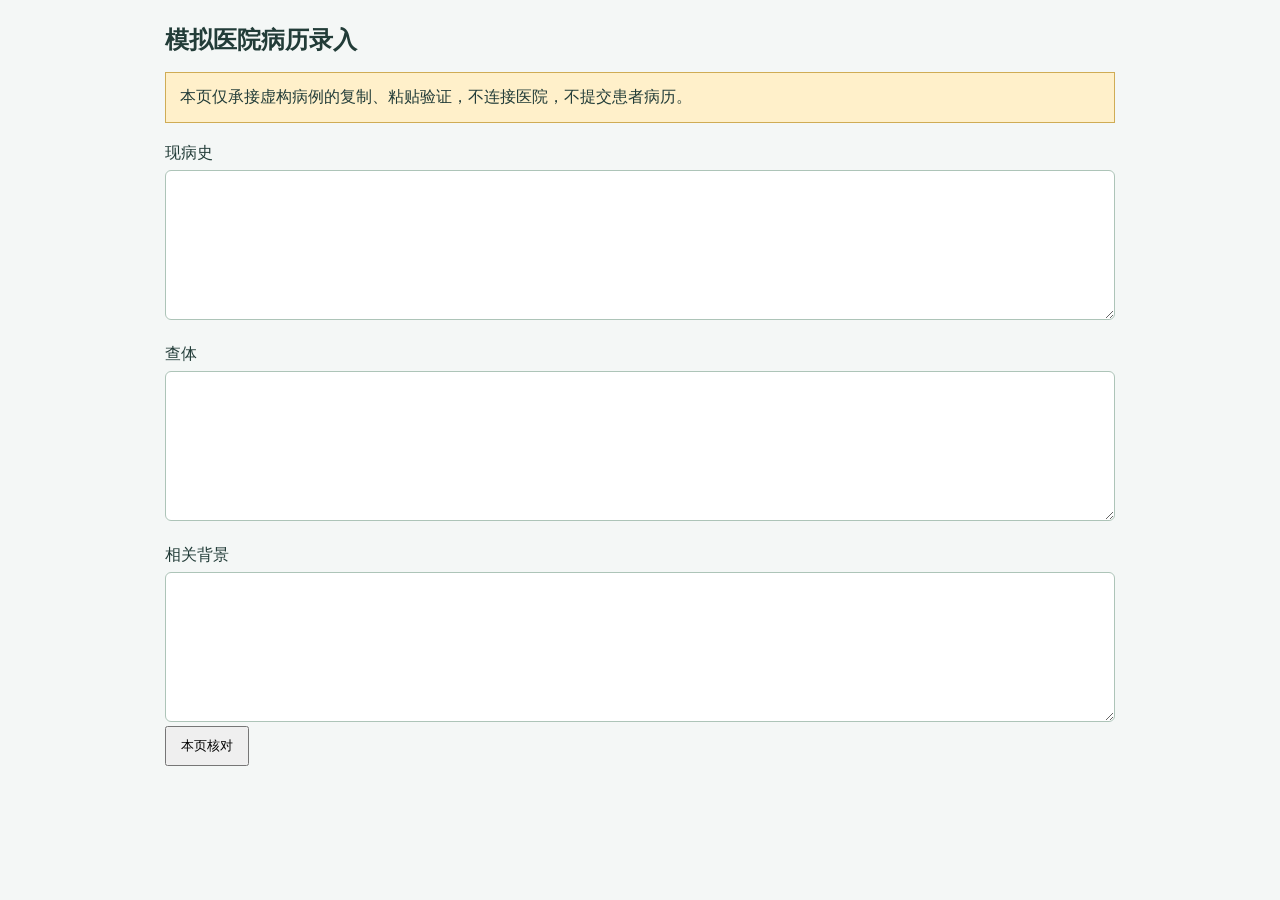
<file: work/neuro-intake/hospital-simulator.html>
<!doctype html><html lang="zh-CN"><meta charset="utf-8"><title>模拟医院病历录入 · 仅用于虚构病例测试</title><style>body{font-family:"Microsoft YaHei",sans-serif;max-width:950px;margin:24px auto;background:#f4f7f6;color:#223c38}h1{font-size:24px}.notice{padding:14px;background:#fff0ca;border:1px solid #cfac55}label{display:block;margin:20px 0 6px}textarea{box-sizing:border-box;width:100%;min-height:150px;padding:12px;font:14px/1.8 "Microsoft YaHei";border:1px solid #adc4b8;border-radius:6px}button{padding:9px 14px}#status{margin-top:12px;color:#17634b}</style><h1>模拟医院病历录入</h1><p class="notice">本页仅承接虚构病例的复制、粘贴验证，不连接医院，不提交患者病历。</p><label for="hospital-history">现病史</label><textarea id="hospital-history"></textarea><label for="hospital-exam">查体</label><textarea id="hospital-exam"></textarea><label for="hospital-background">相关背景</label><textarea id="hospital-background"></textarea><button onclick="document.querySelector('#status').textContent='已在本页核对，仅用于模拟。'">本页核对</button><p id="status"></p></html>
</file>
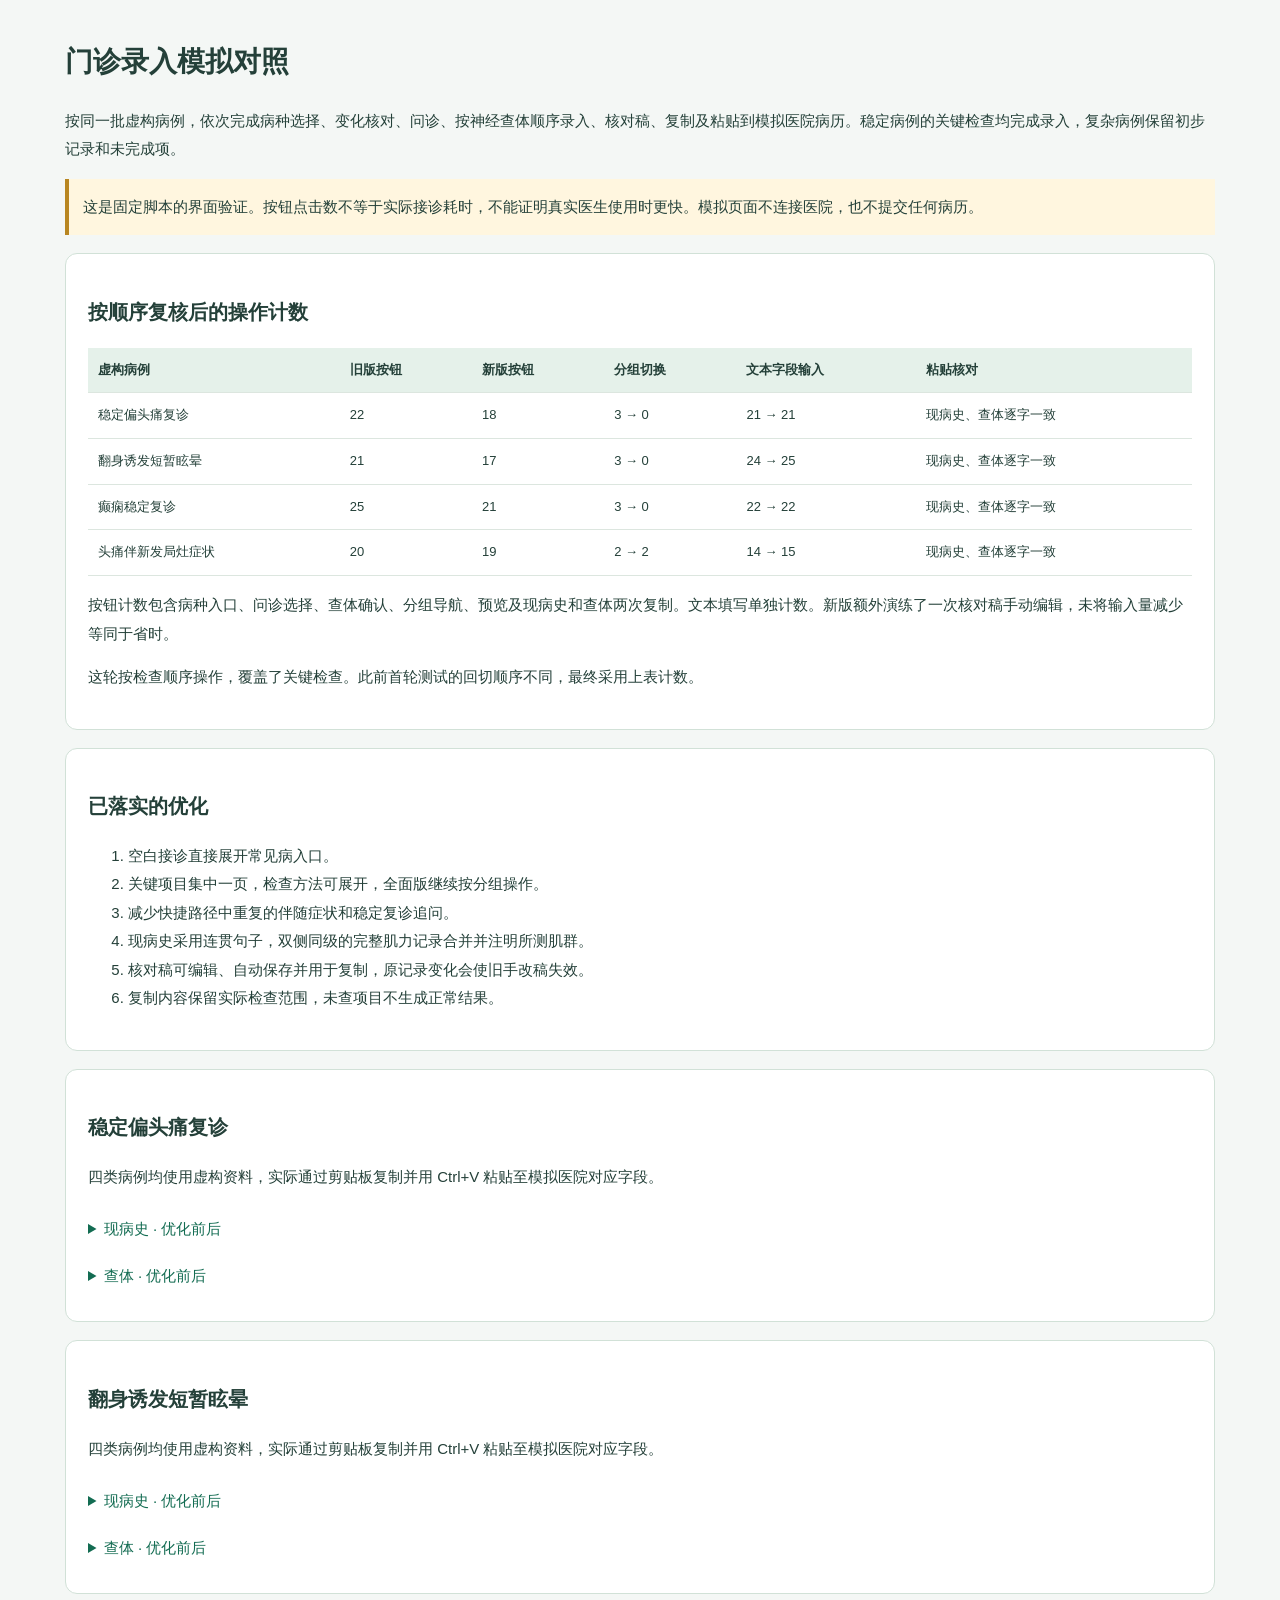
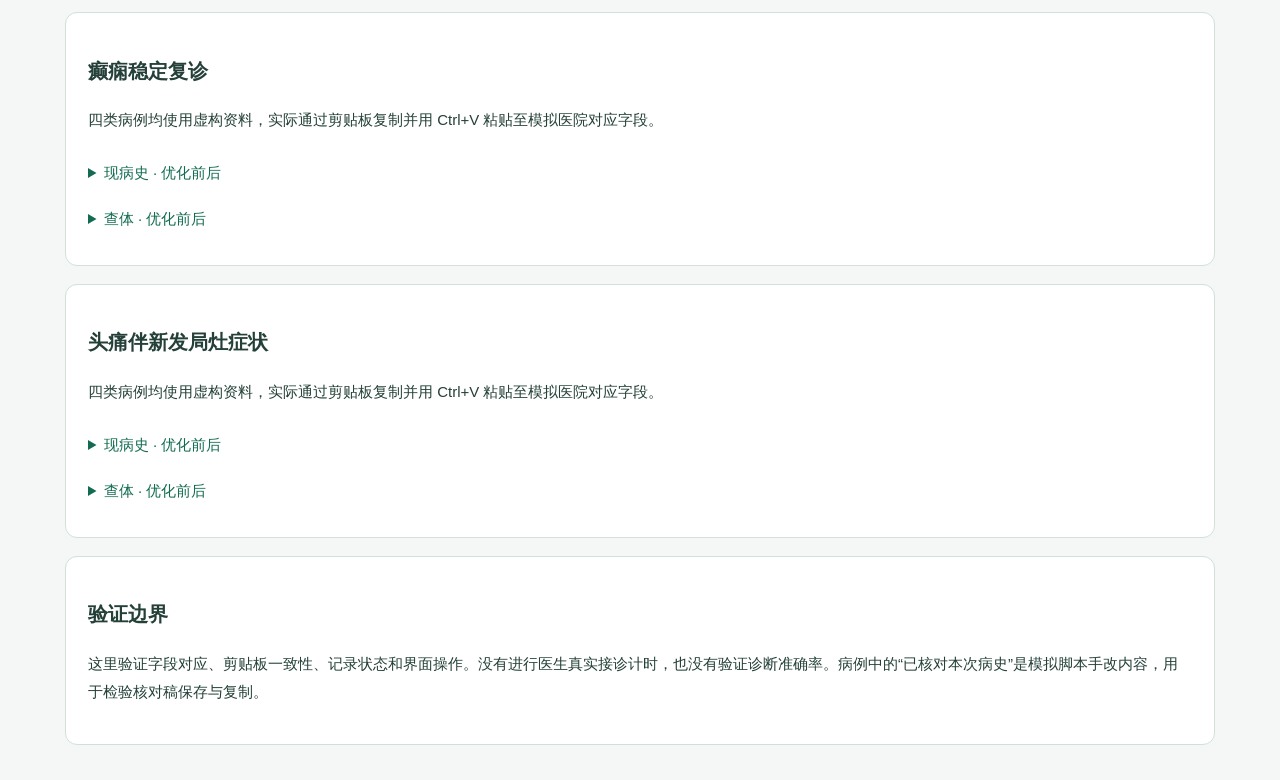
<file: outputs/查房联动演示/assistant/门诊模拟对照.html>
<!doctype html><html lang="zh-CN"><meta charset="utf-8"><meta name="viewport" content="width=device-width,initial-scale=1"><title>门诊录入模拟对照</title><style>body{font:15px/1.9 "Microsoft YaHei",sans-serif;background:#f4f7f5;color:#244039;max-width:1150px;margin:35px auto;padding:0 20px}h1{font-size:28px}h2{font-size:20px}h3{font-size:15px}section,.card{padding:22px;background:#fff;border:1px solid #d1e1d7;border-radius:12px;margin:18px 0}table{width:100%;border-collapse:collapse;font-size:13px}th,td{padding:10px;text-align:left;border-bottom:1px solid #dce6df}th{background:#e5f1ea}pre{white-space:pre-wrap;overflow-wrap:anywhere;font:13px/1.9 "Microsoft YaHei",sans-serif}summary{cursor:pointer;color:#136c52;padding:9px 0}.compare{display:grid;grid-template-columns:1fr 1fr;gap:25px}.note{background:#fff6df;padding:14px;border-left:4px solid #b88621}@media(max-width:800px){.compare{display:block}table{display:block;overflow:auto}}</style>
<h1>门诊录入模拟对照</h1>
<p>按同一批虚构病例，依次完成病种选择、变化核对、问诊、按神经查体顺序录入、核对稿、复制及粘贴到模拟医院病历。稳定病例的关键检查均完成录入，复杂病例保留初步记录和未完成项。</p>
<div class="note">这是固定脚本的界面验证。按钮点击数不等于实际接诊耗时，不能证明真实医生使用时更快。模拟页面不连接医院，也不提交任何病历。</div>
<section><h2>按顺序复核后的操作计数</h2><table><thead><tr><th>虚构病例</th><th>旧版按钮</th><th>新版按钮</th><th>分组切换</th><th>文本字段输入</th><th>粘贴核对</th></tr></thead><tbody><tr><td>稳定偏头痛复诊</td><td>22</td><td>18</td><td>3 → 0</td><td>21 → 21</td><td>现病史、查体逐字一致</td></tr><tr><td>翻身诱发短暂眩晕</td><td>21</td><td>17</td><td>3 → 0</td><td>24 → 25</td><td>现病史、查体逐字一致</td></tr><tr><td>癫痫稳定复诊</td><td>25</td><td>21</td><td>3 → 0</td><td>22 → 22</td><td>现病史、查体逐字一致</td></tr><tr><td>头痛伴新发局灶症状</td><td>20</td><td>19</td><td>2 → 2</td><td>14 → 15</td><td>现病史、查体逐字一致</td></tr></tbody></table>
<p>按钮计数包含病种入口、问诊选择、查体确认、分组导航、预览及现病史和查体两次复制。文本填写单独计数。新版额外演练了一次核对稿手动编辑，未将输入量减少等同于省时。</p>
<p>这轮按检查顺序操作，覆盖了关键检查。此前首轮测试的回切顺序不同，最终采用上表计数。</p></section>
<section><h2>已落实的优化</h2><ol><li>空白接诊直接展开常见病入口。</li><li>关键项目集中一页，检查方法可展开，全面版继续按分组操作。</li><li>减少快捷路径中重复的伴随症状和稳定复诊追问。</li><li>现病史采用连贯句子，双侧同级的完整肌力记录合并并注明所测肌群。</li><li>核对稿可编辑、自动保存并用于复制，原记录变化会使旧手改稿失效。</li><li>复制内容保留实际检查范围，未查项目不生成正常结果。</li></ol></section>
<section><h2>稳定偏头痛复诊</h2><p>四类病例均使用虚构资料，实际通过剪贴板复制并用 Ctrl+V 粘贴至模拟医院对应字段。</p><details><summary>现病史 · 优化前后</summary><div class="compare"><div><h3>优化前</h3><pre>主要不适，反复单侧搏动性头痛5年，本次再发6小时。首次出现，本次今日上午出现。起病方式，逐渐出现。病程变化，反复发作。单次时长，以往每次4至8小时，每月约3次。既往类似发作，本次与既往模式相同。就诊与处理经过，按既往方案处理后部分缓解。目前状态与功能，目前头痛较前减轻，日常活动仍受影响。部位与性质，左侧颞部搏动样痛。强度与达峰，疼痛6/10分，约半小时达峰。伴随表现，恶心、畏光，无呕吐。发作与功能，活动加重，发作时需暂停工作。头痛伴随，恶心、畏光。先兆顺序，未发生先兆。
本次症状模式与既往无明显改变。逐项询问后否认新发单侧无力、言语异常、视力或视野变化及复视。否认新发意识改变、明显混乱或发作后持续未恢复。否认突发迅速达峰的剧烈头痛及发热伴头痛颈部症状。否认快速加重的无力、呼吸困难及新发明显吞咽障碍。否认新发持续眩晕及新发不能独立坐站行走。</pre></div><div><h3>优化后</h3><pre>患者诉反复单侧搏动性头痛5年，本次再发6小时。今日上午出现。症状逐渐出现。症状反复发作。以往每次4至8小时，每月约3次。本次与既往模式相同。按既往方案处理后部分缓解。目前头痛较前减轻，日常活动仍受影响。头痛表现为左侧颞部搏动样痛。疼痛6/10分，约半小时达峰。恶心、畏光，无呕吐。活动加重，发作时需暂停工作。本次未出现先兆。
本次症状模式与既往无明显改变。逐项询问后否认新发单侧无力、言语异常、视力或视野变化及复视。否认新发意识改变、明显混乱或发作后持续未恢复。否认突发迅速达峰的剧烈头痛及发热伴头痛颈部症状。否认快速加重的无力、呼吸困难及新发明显吞咽障碍。否认新发持续眩晕及新发不能独立坐站行走。
已核对本次病史。</pre></div></div></details><details><summary>查体 · 优化前后</summary><div class="compare"><div><h3>优化前</h3><pre>生命体征，坐位血压126/78 mmHg，心率72次/分，体温36.6℃，呼吸16次/分，SpO2 98%。
一般观察与配合，清醒，可配合。
意识与定向，人物定向准确，地点定向准确，时间定向准确。
语言，自发言语流利，命名、复述及指令理解准确。
构音，构音清晰。
瞳孔 II、III，双瞳直径均3 mm，直接与间接对光反射均存在。
眼位与眼球运动 III、IV、VI，双眼各向活动充分。
上肢肌力，左肩外展肌力Ⅴ级，左肘屈肌力Ⅴ级，左肘伸肌力Ⅴ级，左腕背伸肌力Ⅴ级，左指外展肌力Ⅴ级，右肩外展肌力Ⅴ级，右肘屈肌力Ⅴ级，右肘伸肌力Ⅴ级，右腕背伸肌力Ⅴ级，右指外展肌力Ⅴ级。
下肢肌力，左髋屈肌力Ⅴ级，左膝伸肌力Ⅴ级，左膝屈肌力Ⅴ级，左踝背伸肌力Ⅴ级，左跖屈肌力Ⅴ级，右髋屈肌力Ⅴ级，右膝伸肌力Ⅴ级，右膝屈肌力Ⅴ级，右踝背伸肌力Ⅴ级，右跖屈肌力Ⅴ级。
自然步态，步态平稳
本次采用关键项目查体，关键清单10/10项已完整记录，本次共已完整记录10项，45项未查或未记录。</pre></div><div><h3>优化后</h3><pre>生命体征，坐位血压126/78 mmHg，心率72次/分，体温36.6℃，呼吸16次/分，SpO2 98%。
一般观察与配合，清醒，可配合。
人物、地点及时间定向准确。
语言，自发言语流利，命名、复述及指令理解准确。
构音，构音清晰。
瞳孔 II、III，双瞳直径均3 mm，直接与间接对光反射均存在。
眼位与眼球运动 III、IV、VI，双眼各向活动充分。
双上肢所测肩外展、肘屈伸、腕背伸及指外展肌力均Ⅴ级。
双下肢所测髋屈、膝屈伸、踝背伸及跖屈肌力均Ⅴ级。
自然步态，步态平稳
本次为针对性查体，未查或未记录项目待补。</pre></div></div></details></section><section><h2>翻身诱发短暂眩晕</h2><p>四类病例均使用虚构资料，实际通过剪贴板复制并用 Ctrl+V 粘贴至模拟医院对应字段。</p><details><summary>现病史 · 优化前后</summary><div class="compare"><div><h3>优化前</h3><pre>主要不适，翻身后短暂旋转感反复3天。首次出现，本轮3天前出现。起病方式，改变头位后出现。病程变化，反复短暂发作。单次时长，每次10至20秒，每日数次。既往类似发作，既往有相似发作。就诊与处理经过，本轮尚未处理。目前状态与功能，静止时不晕，发作间可独立行走。头晕性质，周围旋转。体位关系，翻身后才发作，静卧不晕。耳部症状，否认耳鸣、耳闷及听力变化。站立与步行能力，自述发作间行走正常。翻身前状态，向右翻身后发作，翻身前不晕。潜伏期与停止，数秒后开始，停止不动后缓解。既往复位与颈部情况，无近期颈部外伤或已知活动限制。
本次症状模式与既往无明显改变。逐项询问后否认新发单侧无力、言语异常、视力或视野变化及复视。否认新发意识改变、明显混乱或发作后持续未恢复。否认突发迅速达峰的剧烈头痛及发热伴头痛颈部症状。否认快速加重的无力、呼吸困难及新发明显吞咽障碍。否认新发持续眩晕及新发不能独立坐站行走。</pre></div><div><h3>优化后</h3><pre>患者诉翻身后短暂旋转感反复3天。本轮3天前出现。改变头位后出现。反复短暂发作。每次10至20秒，每日数次。既往有相似发作。本轮尚未处理。静止时不晕，发作间可独立行走。头晕表现为周围旋转。翻身后才发作，静卧不晕。否认耳鸣、耳闷及听力变化。患者自述发作间行走正常。向右翻身后发作，翻身前不晕。数秒后开始，停止不动后缓解。无近期颈部外伤或已知活动限制。
本次症状模式与既往无明显改变。逐项询问后否认新发单侧无力、言语异常、视力或视野变化及复视。否认新发意识改变、明显混乱或发作后持续未恢复。否认突发迅速达峰的剧烈头痛及发热伴头痛颈部症状。否认快速加重的无力、呼吸困难及新发明显吞咽障碍。否认新发持续眩晕及新发不能独立坐站行走。
已核对本次病史。</pre></div></div></details><details><summary>查体 · 优化前后</summary><div class="compare"><div><h3>优化前</h3><pre>生命体征，坐位血压122/76 mmHg，心率70次/分，体温36.5℃，呼吸16次/分，SpO2 99%。
一般观察与配合，清醒，可配合。
意识与定向，人物定向准确，地点定向准确，时间定向准确。
构音，构音清晰。
眼位与眼球运动 III、IV、VI，双眼各向活动充分。
眼震，静坐正视未见自发眼震。
床旁听力 VIII，分别以指摩擦声测试，两耳均可辨认，未见明显差异。
指鼻试验，左侧准确，右侧准确。
跟膝胫试验，左侧准确，右侧准确。
坐位稳定性，无需扶持可独立坐稳。
站立与Romberg，保护下检查，睁眼并足可站稳，闭眼后未见明显加重。
自然步态，发作间独立行走，步态平稳。
位置试验，右侧位置试验引出眩晕及上跳扭转性眼震，潜伏数秒，持续约15秒
本次采用关键项目查体，关键清单13/13项已完整记录，本次共已完整记录13项，42项未查或未记录。</pre></div><div><h3>优化后</h3><pre>生命体征，坐位血压122/76 mmHg，心率70次/分，体温36.5℃，呼吸16次/分，SpO2 99%。
一般观察与配合，清醒，可配合。
人物、地点及时间定向准确。
构音，构音清晰。
眼位与眼球运动 III、IV、VI，双眼各向活动充分。
眼震，静坐正视未见自发眼震。
床旁听力 VIII，分别以指摩擦声测试，两耳均可辨认，未见明显差异。
指鼻试验，左侧准确，右侧准确。
跟膝胫试验，左侧准确，右侧准确。
坐位稳定性，无需扶持可独立坐稳。
站立与Romberg，保护下检查，睁眼并足可站稳，闭眼后未见明显加重。
自然步态，发作间独立行走，步态平稳。
位置试验，右侧位置试验引出眩晕及上跳扭转性眼震，潜伏数秒，持续约15秒
本次为针对性查体，未查或未记录项目待补。</pre></div></div></details></section><section><h2>癫痫稳定复诊</h2><p>四类病例均使用虚构资料，实际通过剪贴板复制并用 Ctrl+V 粘贴至模拟医院对应字段。</p><details><summary>现病史 · 优化前后</summary><div class="compare"><div><h3>优化前</h3><pre>主要不适，已确诊癫痫，本次常规复诊。首次出现，既往病程3年。起病方式，既往首次发作突然出现。病程变化，近8个月未再发作。单次时长，既往每次约1分钟。既往类似发作，既往为相同模式发作。就诊与处理经过，持续按既往处方服药。目前状态与功能，工作生活与上次相同。目击描述，既往家属目击肢体抽动，约1分钟停止。发作后，既往发作后困倦，约20分钟恢复。损伤与诱因，近期无漏服、饮酒变化或睡眠不足。间歇恢复与诱因，近8个月未发作。检查与用药史，既往脑电图与处方资料待核对。与上次相比，与上次相比无新症状。用药与依从性，按处方服用，无漏服及自行增减。不良反应与功能，否认新发不适、跌倒或嗜睡。
本次症状模式与既往无明显改变。逐项询问后否认新发单侧无力、言语异常、视力或视野变化及复视。否认新发意识改变、明显混乱或发作后持续未恢复。否认突发迅速达峰的剧烈头痛及发热伴头痛颈部症状。否认快速加重的无力、呼吸困难及新发明显吞咽障碍。否认新发持续眩晕及新发不能独立坐站行走。</pre></div><div><h3>优化后</h3><pre>已确诊癫痫，本次常规复诊。既往病程3年。既往首次发作突然出现。近8个月未再发作。既往每次约1分钟。既往为相同模式发作。持续按既往处方服药。工作生活与上次相同。既往家属目击肢体抽动，约1分钟停止。既往发作后困倦，约20分钟恢复。近期无漏服、饮酒变化或睡眠不足。既往脑电图与处方资料待核对。与上次相比无新症状。按处方服用，无漏服及自行增减。否认新发不适、跌倒或嗜睡。
本次症状模式与既往无明显改变。逐项询问后否认新发单侧无力、言语异常、视力或视野变化及复视。否认新发意识改变、明显混乱或发作后持续未恢复。否认突发迅速达峰的剧烈头痛及发热伴头痛颈部症状。否认快速加重的无力、呼吸困难及新发明显吞咽障碍。否认新发持续眩晕及新发不能独立坐站行走。
已核对本次病史。</pre></div></div></details><details><summary>查体 · 优化前后</summary><div class="compare"><div><h3>优化前</h3><pre>生命体征，坐位血压118/74 mmHg，心率68次/分，体温36.5℃，呼吸16次/分，SpO2 99%。
一般观察与配合，清醒，可配合。
意识与定向，人物定向准确，地点定向准确，时间定向准确。
语言，自发言语流利，命名、复述及指令理解准确。
构音，构音清晰。
眼位与眼球运动 III、IV、VI，双眼各向活动充分。
面肌 VII，动作对称。
上肢肌力，左肩外展肌力Ⅴ级，左肘屈肌力Ⅴ级，左肘伸肌力Ⅴ级，左腕背伸肌力Ⅴ级，左指外展肌力Ⅴ级，右肩外展肌力Ⅴ级，右肘屈肌力Ⅴ级，右肘伸肌力Ⅴ级，右腕背伸肌力Ⅴ级，右指外展肌力Ⅴ级。
下肢肌力，左髋屈肌力Ⅴ级，左膝伸肌力Ⅴ级，左膝屈肌力Ⅴ级，左踝背伸肌力Ⅴ级，左跖屈肌力Ⅴ级，右髋屈肌力Ⅴ级，右膝伸肌力Ⅴ级，右膝屈肌力Ⅴ级，右踝背伸肌力Ⅴ级，右跖屈肌力Ⅴ级。
指鼻试验，左侧准确，右侧准确。
自然步态，步态平稳
本次采用关键项目查体，关键清单11/11项已完整记录，本次共已完整记录11项，44项未查或未记录。</pre></div><div><h3>优化后</h3><pre>生命体征，坐位血压118/74 mmHg，心率68次/分，体温36.5℃，呼吸16次/分，SpO2 99%。
一般观察与配合，清醒，可配合。
人物、地点及时间定向准确。
语言，自发言语流利，命名、复述及指令理解准确。
构音，构音清晰。
眼位与眼球运动 III、IV、VI，双眼各向活动充分。
面肌 VII，动作对称。
双上肢所测肩外展、肘屈伸、腕背伸及指外展肌力均Ⅴ级。
双下肢所测髋屈、膝屈伸、踝背伸及跖屈肌力均Ⅴ级。
指鼻试验，左侧准确，右侧准确。
自然步态，步态平稳
本次为针对性查体，未查或未记录项目待补。</pre></div></div></details></section><section><h2>头痛伴新发局灶症状</h2><p>四类病例均使用虚构资料，实际通过剪贴板复制并用 Ctrl+V 粘贴至模拟医院对应字段。</p><details><summary>现病史 · 优化前后</summary><div class="compare"><div><h3>优化前</h3><pre>主要不适，既往头痛患者，今日新发右手无力及言语不清。首次出现，今日09:20发现症状。起病方式，突然出现。病程变化，症状持续。既往类似发作，本次与既往头痛模式不同。就诊与处理经过，尚未接受本次症状相关治疗。目前状态与功能，目前仍有右手无力及言语不清。
本次模式变化，首次出现或明显改变（本次新发右手无力和言语不清，与既往头痛不同）。新发局灶神经症状，存在相关新症状（今日09:20突发右手无力、言语不清，症状持续）。否认新发意识改变、明显混乱或发作后持续未恢复。否认突发迅速达峰的剧烈头痛及发热伴头痛颈部症状。否认快速加重的无力、呼吸困难及新发明显吞咽障碍。否认新发持续眩晕及新发不能独立坐站行走。</pre></div><div><h3>优化后</h3><pre>既往头痛患者，今日新发右手无力及言语不清。今日09:20发现症状。起病突然。症状持续。本次与既往头痛模式不同。尚未接受本次症状相关治疗。目前仍有右手无力及言语不清。
本次模式变化，首次出现或明显改变（本次新发右手无力和言语不清，与既往头痛不同）。新发局灶神经症状，存在相关新症状（今日09:20突发右手无力、言语不清，症状持续）。否认新发意识改变、明显混乱或发作后持续未恢复。否认突发迅速达峰的剧烈头痛及发热伴头痛颈部症状。否认快速加重的无力、呼吸困难及新发明显吞咽障碍。否认新发持续眩晕及新发不能独立坐站行走。
已核对本次病史。</pre></div></div></details><details><summary>查体 · 优化前后</summary><div class="compare"><div><h3>优化前</h3><pre>生命体征，血压152/88 mmHg，心率78次/分，体温36.7℃，呼吸18次/分，SpO2 98%。
一般观察与配合，清醒，可配合。
语言，命名与复述困难。
构音，构音不清。
面肌 VII，示齿时右口角活动较左弱。
上肢肌力，右腕背伸肌力Ⅳ级
本次按全面查体清单记录，本次共已完整记录5项，1项部分记录，49项未查或未记录。</pre></div><div><h3>优化后</h3><pre>生命体征，血压152/88 mmHg，心率78次/分，体温36.7℃，呼吸18次/分，SpO2 98%。
一般观察与配合，清醒，可配合。
语言，命名与复述困难。
构音，构音不清。
面肌 VII，示齿时右口角活动较左弱。
上肢肌力，右腕背伸肌力Ⅳ级
以上为本次已记录所见，未查或未记录项目待补。</pre></div></div></details></section>
<section><h2>验证边界</h2><p>这里验证字段对应、剪贴板一致性、记录状态和界面操作。没有进行医生真实接诊计时，也没有验证诊断准确率。病例中的“已核对本次病史”是模拟脚本手改内容，用于检验核对稿保存与复制。</p></section></html>
</file>
